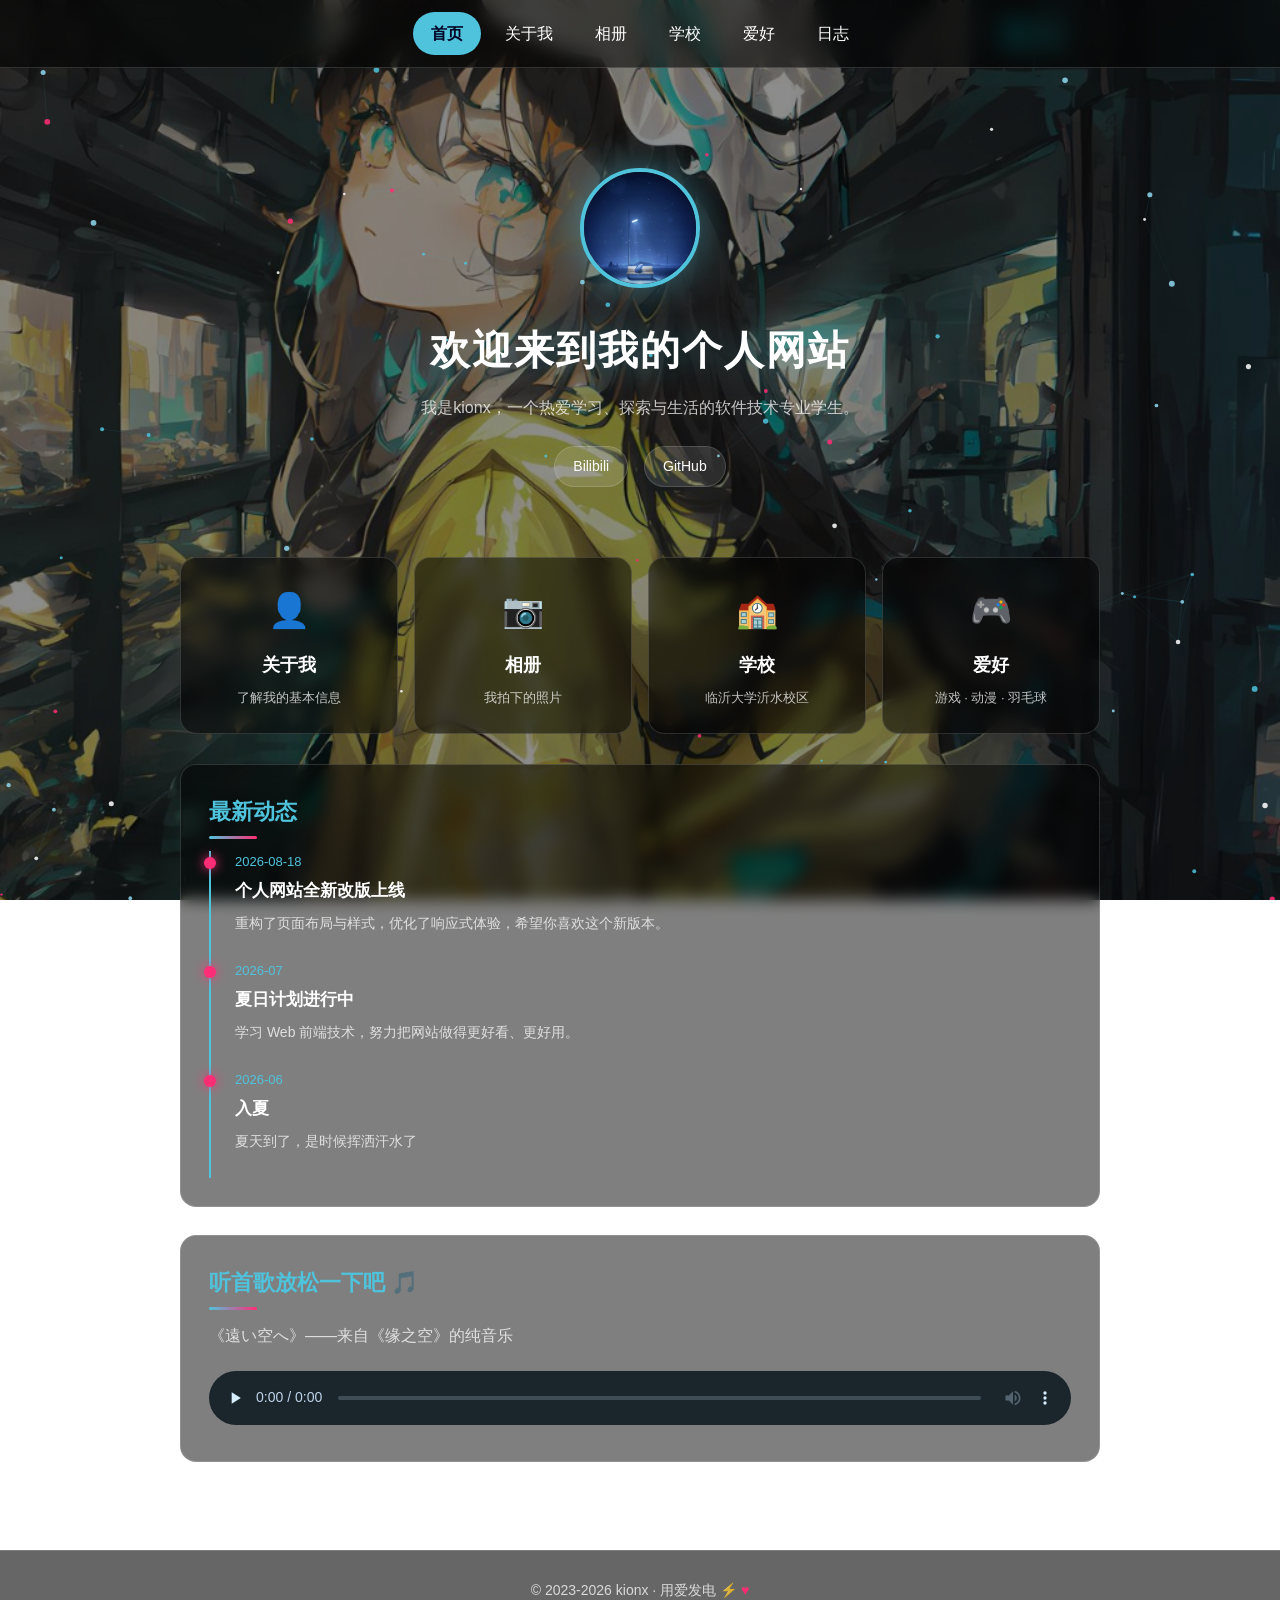
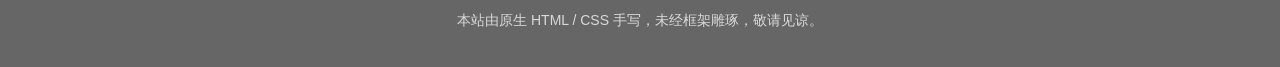
<file: index.html>
<!DOCTYPE html>
<html lang="zh-CN">
<head>
    <meta charset="UTF-8">
    <meta name="viewport" content="width=device-width, initial-scale=1.0">
    <title>kionx的个人网站</title>
    <link href="1.css" rel="stylesheet" type="text/css">
</head>
<body>
    <div class="bg"></div>

    <canvas id="particles"></canvas>

    <header>
        <nav>
            <ul>
                <li><a href="./index.html" class="active">首页</a></li>
                <li><a href="./about.html">关于我</a></li>
                <li><a href="./myAlbum.html">相册</a></li>
                <li><a href="./myIdol.html">学校</a></li>
                <li><a href="./myMusic.html">爱好</a></li>
                <li><a href="./myLog.html">日志</a></li>
            </ul>
        </nav>
    </header>

    <main>
        <section class="hero">
            <img class="avatar" src="images/gerenjiashao1.avif" alt="我的头像">
            <h1>欢迎来到我的个人网站</h1>
            <p class="subtitle">我是kionx，一个热爱学习、探索与生活的软件技术专业学生。</p>
            <div class="social-links">
                <a href="#" title="Bilibili">Bilibili</a>
                <a href="https://github.com/2104672305" title="GitHub">GitHub</a>
            </div>
        </section>

        <section class="quick-grid">
            <a class="quick-card" href="./about.html">
                <div class="icon">👤</div>
                <div class="name">关于我</div>
                <div class="desc">了解我的基本信息</div>
            </a>
            <a class="quick-card" href="./myAlbum.html">
                <div class="icon">📷</div>
                <div class="name">相册</div>
                <div class="desc">我拍下的照片</div>
            </a>
            <a class="quick-card" href="./myIdol.html">
                <div class="icon">🏫</div>
                <div class="name">学校</div>
                <div class="desc">临沂大学沂水校区</div>
            </a>
            <a class="quick-card" href="./myMusic.html">
                <div class="icon">🎮</div>
                <div class="name">爱好</div>
                <div class="desc">游戏 · 动漫 · 羽毛球</div>
            </a>
        </section>

        <section class="card">
            <h2>最新动态</h2>
            <ul class="timeline">
                <li>
                    <div class="date">2026-08-18</div>
                    <div class="title">个人网站全新改版上线</div>
                    <div class="content">重构了页面布局与样式，优化了响应式体验，希望你喜欢这个新版本。</div>
                </li>
                <li>
                    <div class="date">2026-07</div>
                    <div class="title">夏日计划进行中</div>
                    <div class="content">学习 Web 前端技术，努力把网站做得更好看、更好用。</div>
                </li>
                <li>
                    <div class="date">2026-06</div>
                    <div class="title">入夏</div>
                    <div class="content">夏天到了，是时候挥洒汗水了</div>
                </li>
            </ul>
        </section>

        <section class="card music-card">
            <h2>听首歌放松一下吧 🎵</h2>
            <p>《遠い空へ》——来自《缘之空》的纯音乐</p>
            <audio controls preload="none">
                <source src="音频/【缘の空】遠い空へ-纯音乐 - 1.「ヨスガノソラ」 - 遠い空へ(Av540169084,P1).mp3" type="audio/mpeg">
                你的浏览器不支持播放音频！
            </audio>
        </section>
    </main>

    <footer>
        <p>© 2023-2026 kionx · 用爱发电 ⚡ <span class="heart">♥</span></p>
        <p>本站由原生 HTML / CSS 手写，未经框架雕琢，敬请见谅。</p>
    </footer>

    <button id="backTop" title="回到顶部">↑</button>

    <script src="particles.js"></script>
    <script>
        var btn = document.getElementById("backTop");
        window.addEventListener("scroll", function () {
            if (window.scrollY > 400) {
                btn.classList.add("show");
            } else {
                btn.classList.remove("show");
            }
        });
        btn.addEventListener("click", function () {
            window.scrollTo({ top: 0, behavior: "smooth" });
        });
    </script>
</body>
</html>
</file>
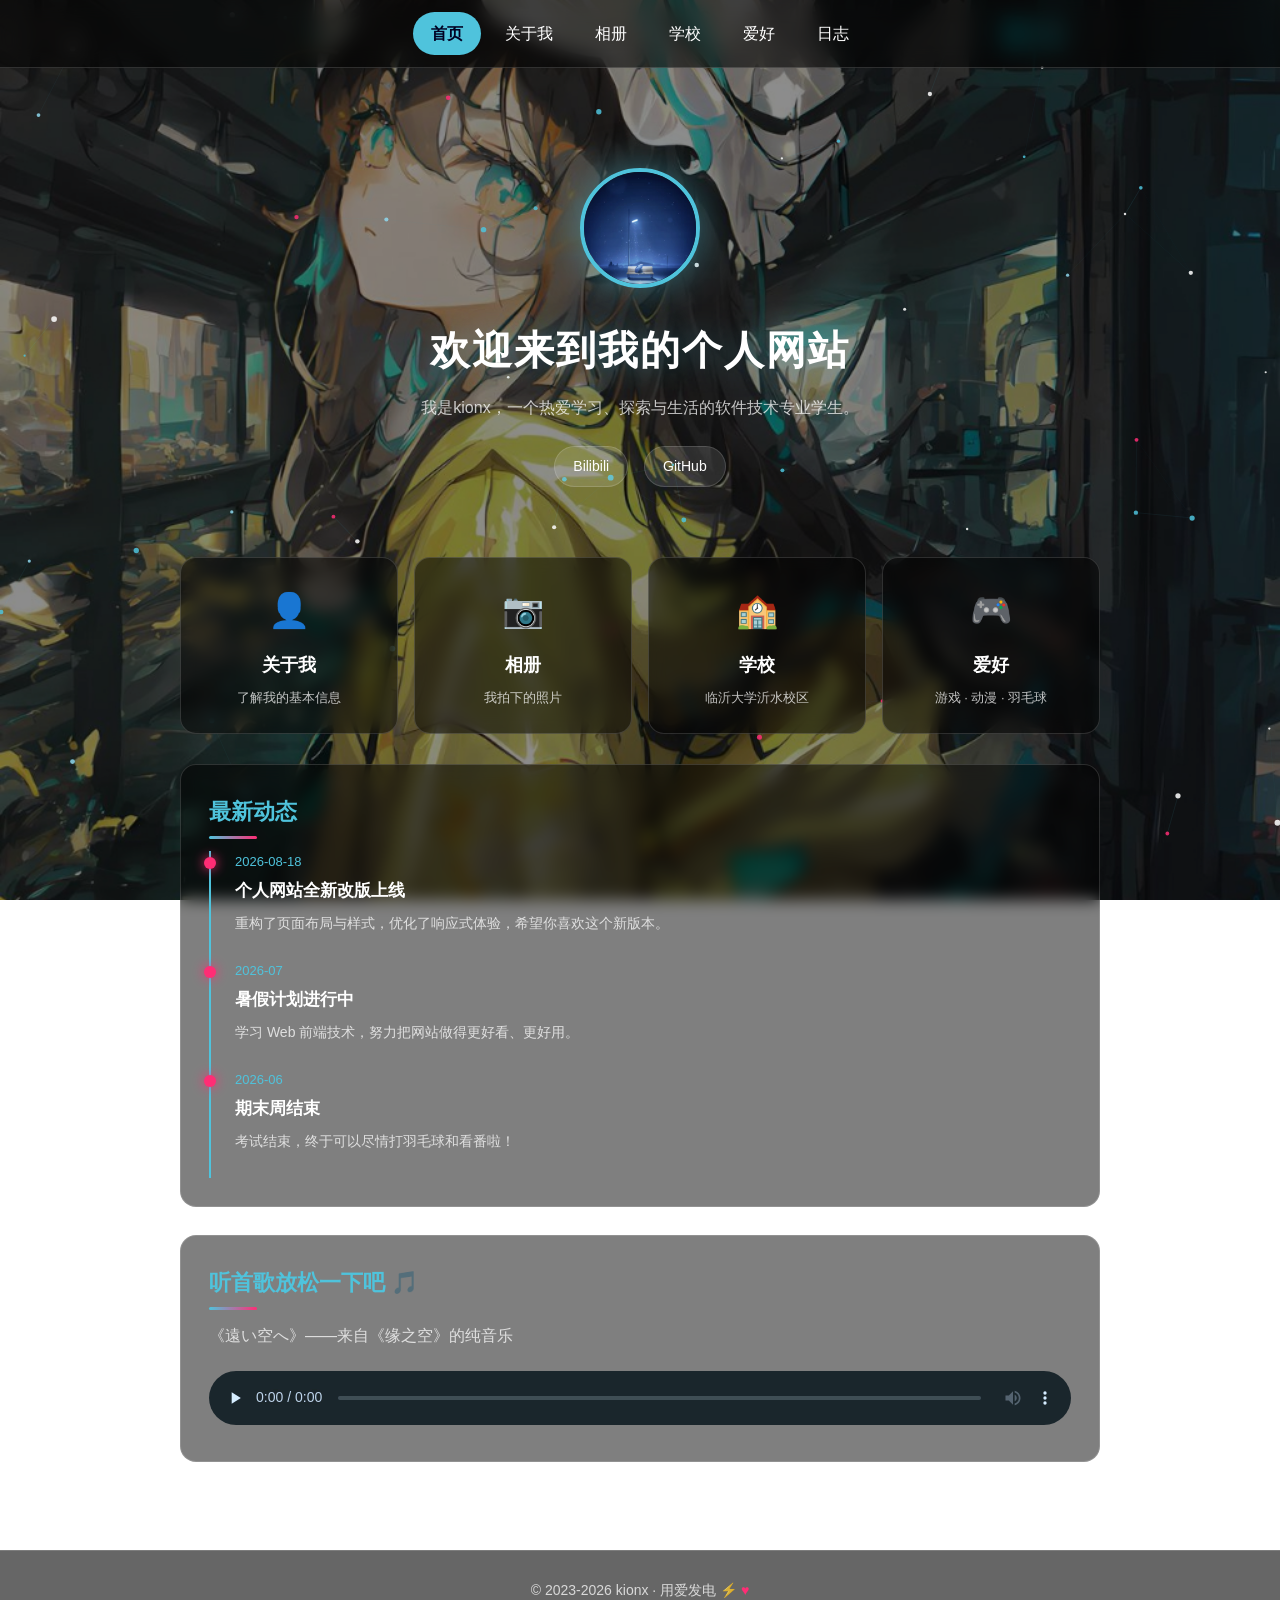
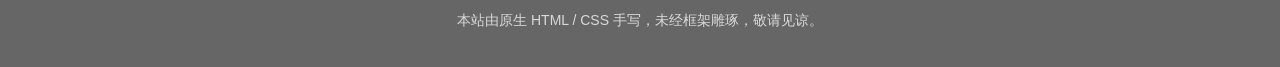
<file: Kionx的个人/index.html>
<!DOCTYPE html>
<html lang="zh-CN">
<head>
    <meta charset="UTF-8">
    <meta name="viewport" content="width=device-width, initial-scale=1.0">
    <title>kionx的个人网站</title>
    <link href="1.css" rel="stylesheet" type="text/css">
</head>
<body>
    <div class="bg"></div>

    <canvas id="particles"></canvas>

    <header>
        <nav>
            <ul>
                <li><a href="./index.html" class="active">首页</a></li>
                <li><a href="./about.html">关于我</a></li>
                <li><a href="./myAlbum.html">相册</a></li>
                <li><a href="./myIdol.html">学校</a></li>
                <li><a href="./myMusic.html">爱好</a></li>
                <li><a href="./myLog.html">日志</a></li>
            </ul>
        </nav>
    </header>

    <main>
        <section class="hero">
            <img class="avatar" src="images/gerenjiashao1.avif" alt="我的头像">
            <h1>欢迎来到我的个人网站</h1>
            <p class="subtitle">我是kionx，一个热爱学习、探索与生活的软件技术专业学生。</p>
            <div class="social-links">
                <a href="#" title="Bilibili">Bilibili</a>
                <a href="#" title="GitHub">GitHub</a>
            </div>
        </section>

        <section class="quick-grid">
            <a class="quick-card" href="./about.html">
                <div class="icon">👤</div>
                <div class="name">关于我</div>
                <div class="desc">了解我的基本信息</div>
            </a>
            <a class="quick-card" href="./myAlbum.html">
                <div class="icon">📷</div>
                <div class="name">相册</div>
                <div class="desc">我拍下的照片</div>
            </a>
            <a class="quick-card" href="./myIdol.html">
                <div class="icon">🏫</div>
                <div class="name">学校</div>
                <div class="desc">临沂大学沂水校区</div>
            </a>
            <a class="quick-card" href="./myMusic.html">
                <div class="icon">🎮</div>
                <div class="name">爱好</div>
                <div class="desc">游戏 · 动漫 · 羽毛球</div>
            </a>
        </section>

        <section class="card">
            <h2>最新动态</h2>
            <ul class="timeline">
                <li>
                    <div class="date">2026-08-18</div>
                    <div class="title">个人网站全新改版上线</div>
                    <div class="content">重构了页面布局与样式，优化了响应式体验，希望你喜欢这个新版本。</div>
                </li>
                <li>
                    <div class="date">2026-07</div>
                    <div class="title">暑假计划进行中</div>
                    <div class="content">学习 Web 前端技术，努力把网站做得更好看、更好用。</div>
                </li>
                <li>
                    <div class="date">2026-06</div>
                    <div class="title">期末周结束</div>
                    <div class="content">考试结束，终于可以尽情打羽毛球和看番啦！</div>
                </li>
            </ul>
        </section>

        <section class="card music-card">
            <h2>听首歌放松一下吧 🎵</h2>
            <p>《遠い空へ》——来自《缘之空》的纯音乐</p>
            <audio controls preload="none">
                <source src="音频/【缘の空】遠い空へ-纯音乐 - 1.「ヨスガノソラ」 - 遠い空へ(Av540169084,P1).mp3" type="audio/mpeg">
                你的浏览器不支持播放音频！
            </audio>
        </section>
    </main>

    <footer>
        <p>© 2023-2026 kionx · 用爱发电 ⚡ <span class="heart">♥</span></p>
        <p>本站由原生 HTML / CSS 手写，未经框架雕琢，敬请见谅。</p>
    </footer>

    <button id="backTop" title="回到顶部">↑</button>

    <script src="particles.js"></script>
    <script>
        var btn = document.getElementById("backTop");
        window.addEventListener("scroll", function () {
            if (window.scrollY > 400) {
                btn.classList.add("show");
            } else {
                btn.classList.remove("show");
            }
        });
        btn.addEventListener("click", function () {
            window.scrollTo({ top: 0, behavior: "smooth" });
        });
    </script>
</body>
</html>
</file>
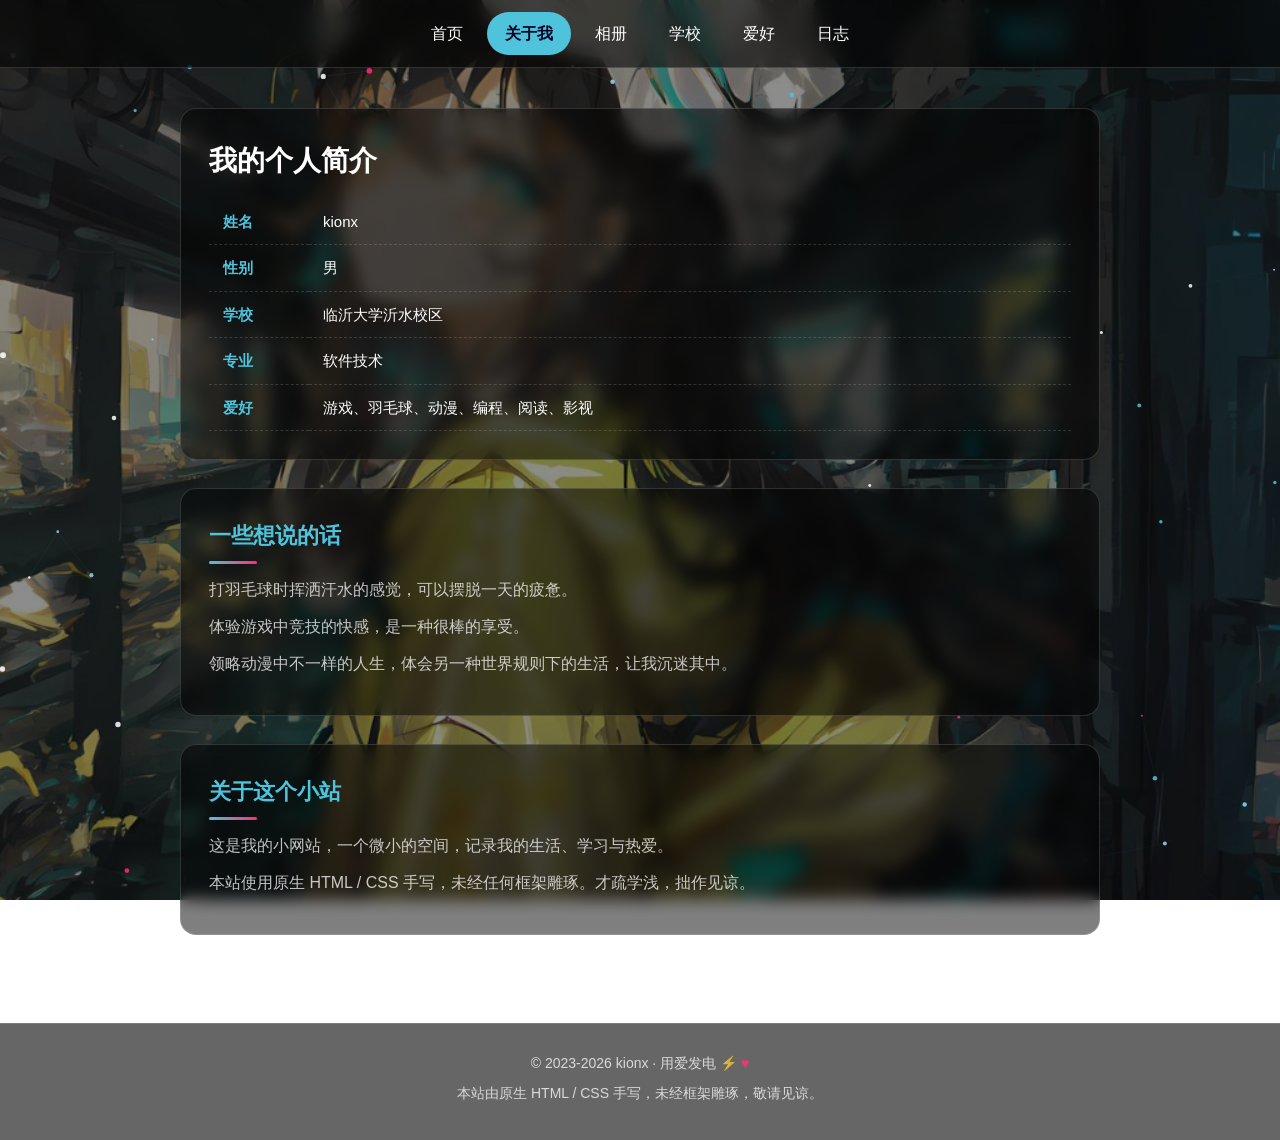
<file: about.html>
<!DOCTYPE html>
<html lang="zh-CN">
<head>
    <meta charset="UTF-8">
    <meta name="viewport" content="width=device-width, initial-scale=1.0">
    <title>关于我 - kionx的个人网站</title>
    <link href="1.css" rel="stylesheet" type="text/css">
</head>
<body>
    <div class="bg"></div>

    <canvas id="particles"></canvas>

    <header>
        <nav>
            <ul>
                <li><a href="./index.html">首页</a></li>
                <li><a href="./about.html" class="active">关于我</a></li>
                <li><a href="./myAlbum.html">相册</a></li>
                <li><a href="./myIdol.html">学校</a></li>
                <li><a href="./myMusic.html">爱好</a></li>
                <li><a href="./myLog.html">日志</a></li>
            </ul>
        </nav>
    </header>

    <main>
        <section class="card">
            <h1>我的个人简介</h1>
            <table class="info-table">
                <tr><td>姓名</td><td>kionx</td></tr>
                <tr><td>性别</td><td>男</td></tr>
                <tr><td>学校</td><td>临沂大学沂水校区</td></tr>
                <tr><td>专业</td><td>软件技术</td></tr>
                <tr><td>爱好</td><td>游戏、羽毛球、动漫、编程、阅读、影视</td></tr>
            </table>
        </section>

        <section class="card">
            <h2>一些想说的话</h2>
            <p>打羽毛球时挥洒汗水的感觉，可以摆脱一天的疲惫。</p>
            <p>体验游戏中竞技的快感，是一种很棒的享受。</p>
            <p>领略动漫中不一样的人生，体会另一种世界规则下的生活，让我沉迷其中。</p>
        </section>

        <section class="card">
            <h2>关于这个小站</h2>
            <p>这是我的小网站，一个微小的空间，记录我的生活、学习与热爱。</p>
            <p>本站使用原生 HTML / CSS 手写，未经任何框架雕琢。才疏学浅，拙作见谅。</p>
        </section>
    </main>

    <footer>
        <p>© 2023-2026 kionx · 用爱发电 ⚡ <span class="heart">♥</span></p>
        <p>本站由原生 HTML / CSS 手写，未经框架雕琢，敬请见谅。</p>
    </footer>

    <button id="backTop" title="回到顶部">↑</button>

    <script src="particles.js"></script>
    <script>
        var btn = document.getElementById("backTop");
        window.addEventListener("scroll", function () {
            if (window.scrollY > 400) {
                btn.classList.add("show");
            } else {
                btn.classList.remove("show");
            }
        });
        btn.addEventListener("click", function () {
            window.scrollTo({ top: 0, behavior: "smooth" });
        });
    </script>
</body>
</html>
</file>
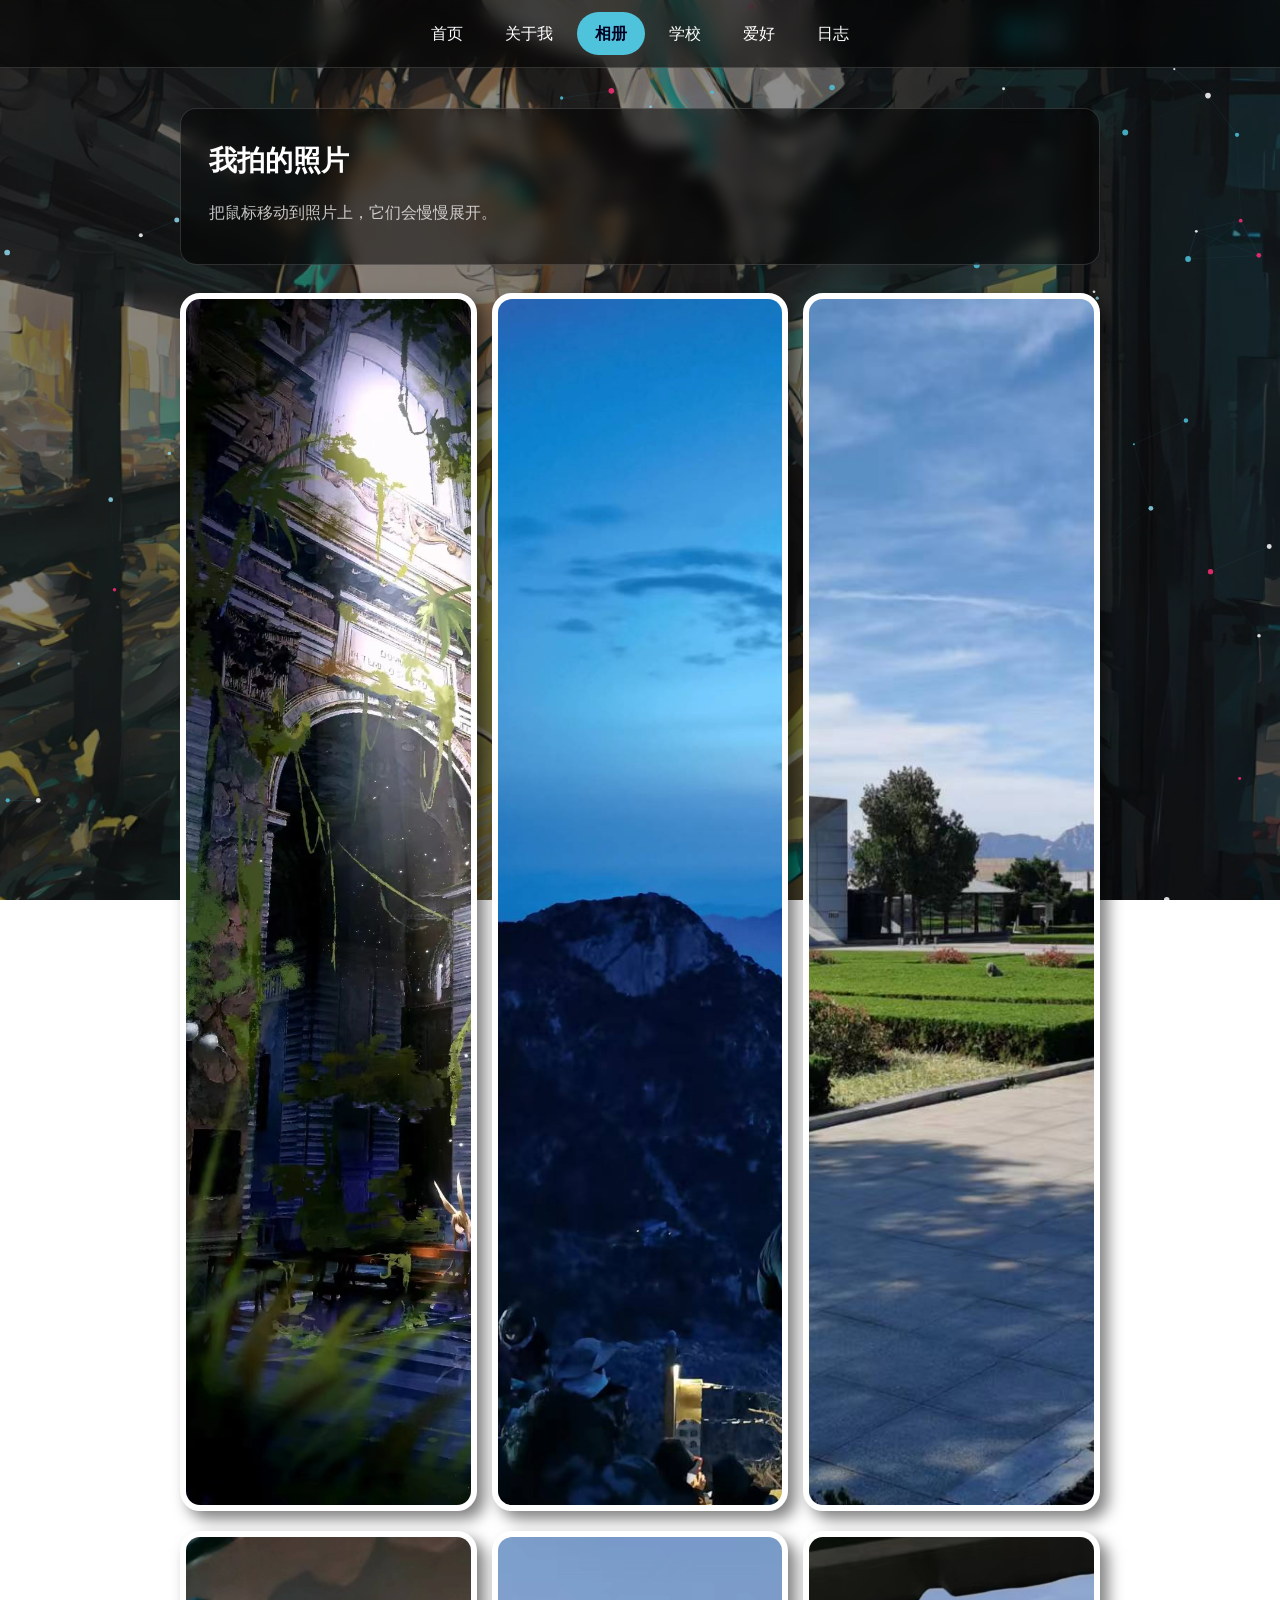
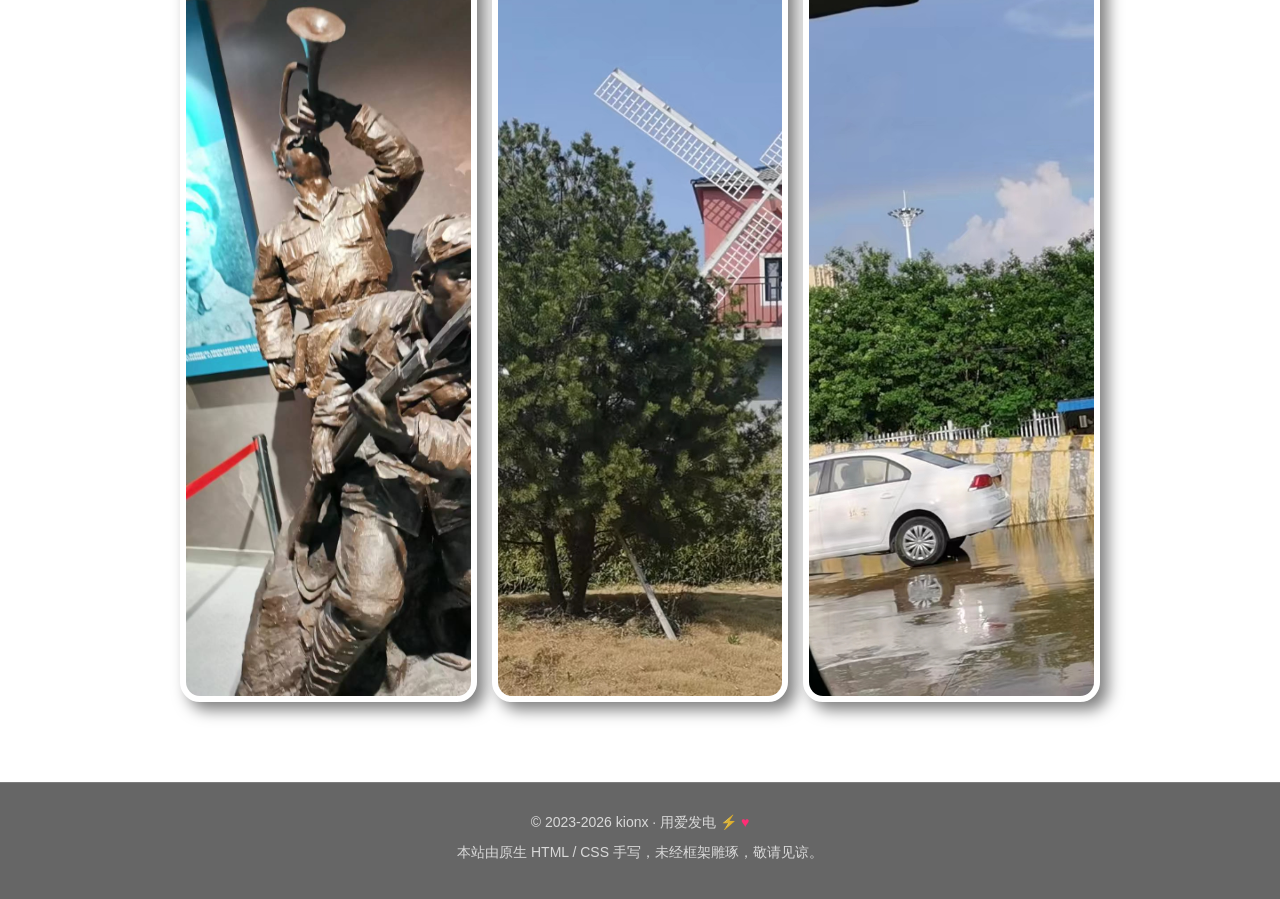
<file: myAlbum.html>
<!DOCTYPE html>
<html lang="zh-CN">
<head>
    <meta charset="UTF-8">
    <meta name="viewport" content="width=device-width, initial-scale=1.0">
    <title>相册 - kionx的个人网站</title>
    <link href="1.css" rel="stylesheet" type="text/css">
</head>
<body>
    <div class="bg"></div>

    <canvas id="particles"></canvas>

    <header>
        <nav>
            <ul>
                <li><a href="./index.html">首页</a></li>
                <li><a href="./about.html">关于我</a></li>
                <li><a href="./myAlbum.html" class="active">相册</a></li>
                <li><a href="./myIdol.html">学校</a></li>
                <li><a href="./myMusic.html">爱好</a></li>
                <li><a href="./myLog.html">日志</a></li>
            </ul>
        </nav>
    </header>

    <main>
        <section class="card">
            <h1>我拍的照片</h1>
            <p>把鼠标移动到照片上，它们会慢慢展开。</p>
        </section>

        <div class="photos-main">
            <div class="photo"><img src="images/我的相册/1.jpg" alt="照片 1"></div>
            <div class="photo"><img src="images/我的相册/2.jpg" alt="照片 2"></div>
            <div class="photo"><img src="images/我的相册/3.jpg" alt="照片 3"></div>
        </div>
        <div class="photos-main">
            <div class="photo"><img src="images/我的相册/4.jpg" alt="照片 4"></div>
            <div class="photo"><img src="images/我的相册/5.jpg" alt="照片 5"></div>
            <div class="photo"><img src="images/我的相册/6.jpg" alt="照片 6"></div>
        </div>
    </main>

    <footer>
        <p>© 2023-2026 kionx · 用爱发电 ⚡ <span class="heart">♥</span></p>
        <p>本站由原生 HTML / CSS 手写，未经框架雕琢，敬请见谅。</p>
    </footer>

    <button id="backTop" title="回到顶部">↑</button>

    <script src="particles.js"></script>
    <script>
        var btn = document.getElementById("backTop");
        window.addEventListener("scroll", function () {
            if (window.scrollY > 400) {
                btn.classList.add("show");
            } else {
                btn.classList.remove("show");
            }
        });
        btn.addEventListener("click", function () {
            window.scrollTo({ top: 0, behavior: "smooth" });
        });
    </script>
</body>
</html>
</file>
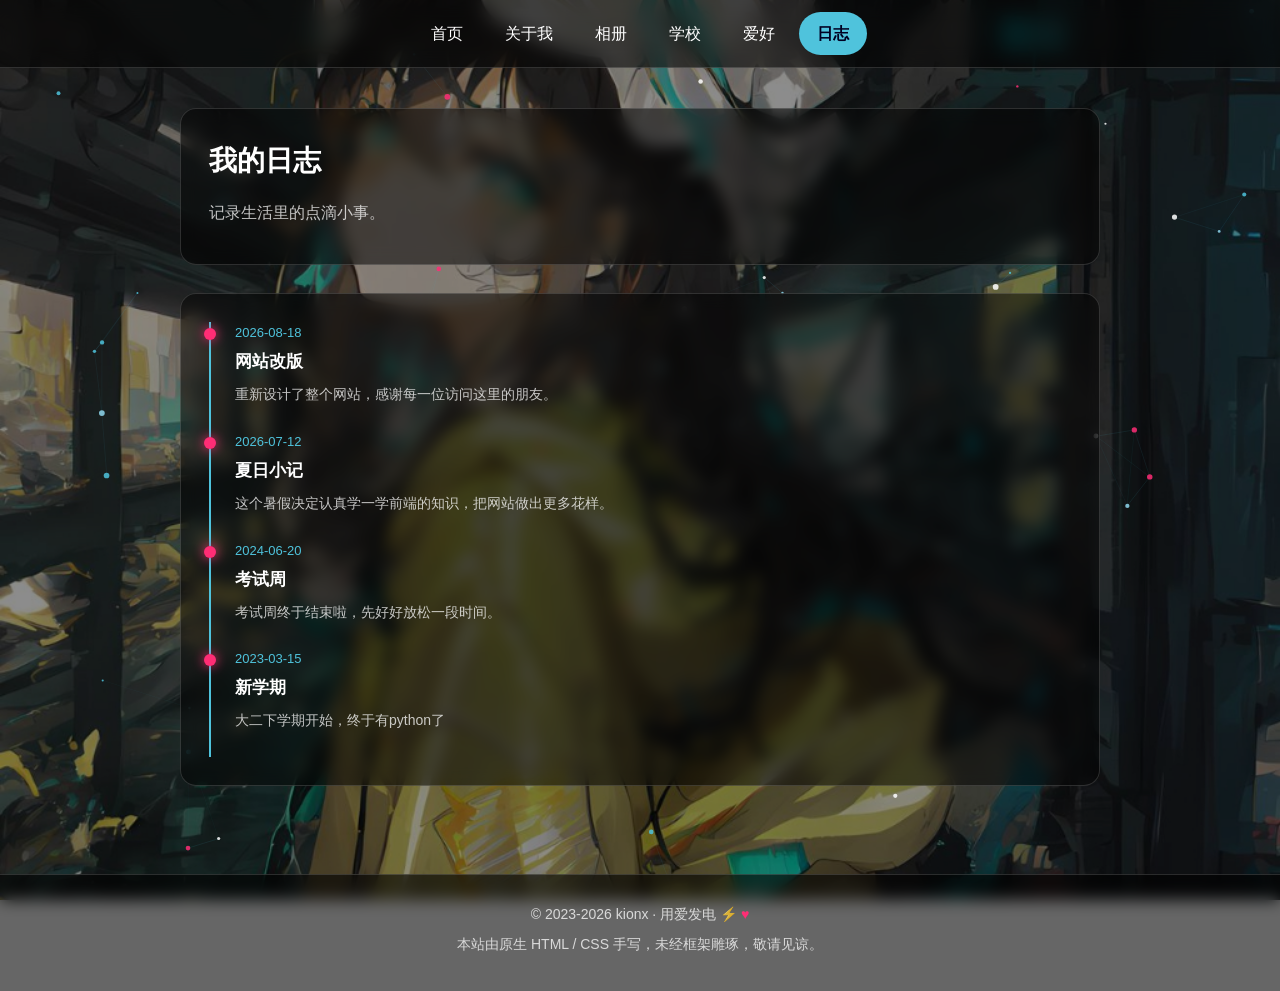
<file: myLog.html>
<!DOCTYPE html>
<html lang="zh-CN">
<head>
    <meta charset="UTF-8">
    <meta name="viewport" content="width=device-width, initial-scale=1.0">
    <title>日志 - kionx的个人网站</title>
    <link href="1.css" rel="stylesheet" type="text/css">
</head>
<body>
    <div class="bg"></div>

    <canvas id="particles"></canvas>

    <header>
        <nav>
            <ul>
                <li><a href="./index.html">首页</a></li>
                <li><a href="./about.html">关于我</a></li>
                <li><a href="./myAlbum.html">相册</a></li>
                <li><a href="./myIdol.html">学校</a></li>
                <li><a href="./myMusic.html">爱好</a></li>
                <li><a href="./myLog.html" class="active">日志</a></li>
            </ul>
        </nav>
    </header>

    <main>
        <section class="card">
            <h1>我的日志</h1>
            <p>记录生活里的点滴小事。</p>
        </section>

        <section class="card">
            <ul class="timeline">
                <li>
                    <div class="date">2026-08-18</div>
                    <div class="title">网站改版</div>
                    <div class="content">重新设计了整个网站，感谢每一位访问这里的朋友。</div>
                </li>
                <li>
                    <div class="date">2026-07-12</div>
                    <div class="title">夏日小记</div>
                    <div class="content">这个暑假决定认真学一学前端的知识，把网站做出更多花样。</div>
                </li>
                <li>
                    <div class="date">2024-06-20</div>
                    <div class="title">考试周</div>
                    <div class="content">考试周终于结束啦，先好好放松一段时间。</div>
                </li>
                <li>
                    <div class="date">2023-03-15</div>
                    <div class="title">新学期</div>
                    <div class="content">大二下学期开始，终于有python了</div>
                </li>
            </ul>
        </section>
    </main>

    <footer>
        <p>© 2023-2026 kionx · 用爱发电 ⚡ <span class="heart">♥</span></p>
        <p>本站由原生 HTML / CSS 手写，未经框架雕琢，敬请见谅。</p>
    </footer>

    <button id="backTop" title="回到顶部">↑</button>

    <script src="particles.js"></script>
    <script>
        var btn = document.getElementById("backTop");
        window.addEventListener("scroll", function () {
            if (window.scrollY > 400) {
                btn.classList.add("show");
            } else {
                btn.classList.remove("show");
            }
        });
        btn.addEventListener("click", function () {
            window.scrollTo({ top: 0, behavior: "smooth" });
        });
    </script>
</body>
</html>
</file>
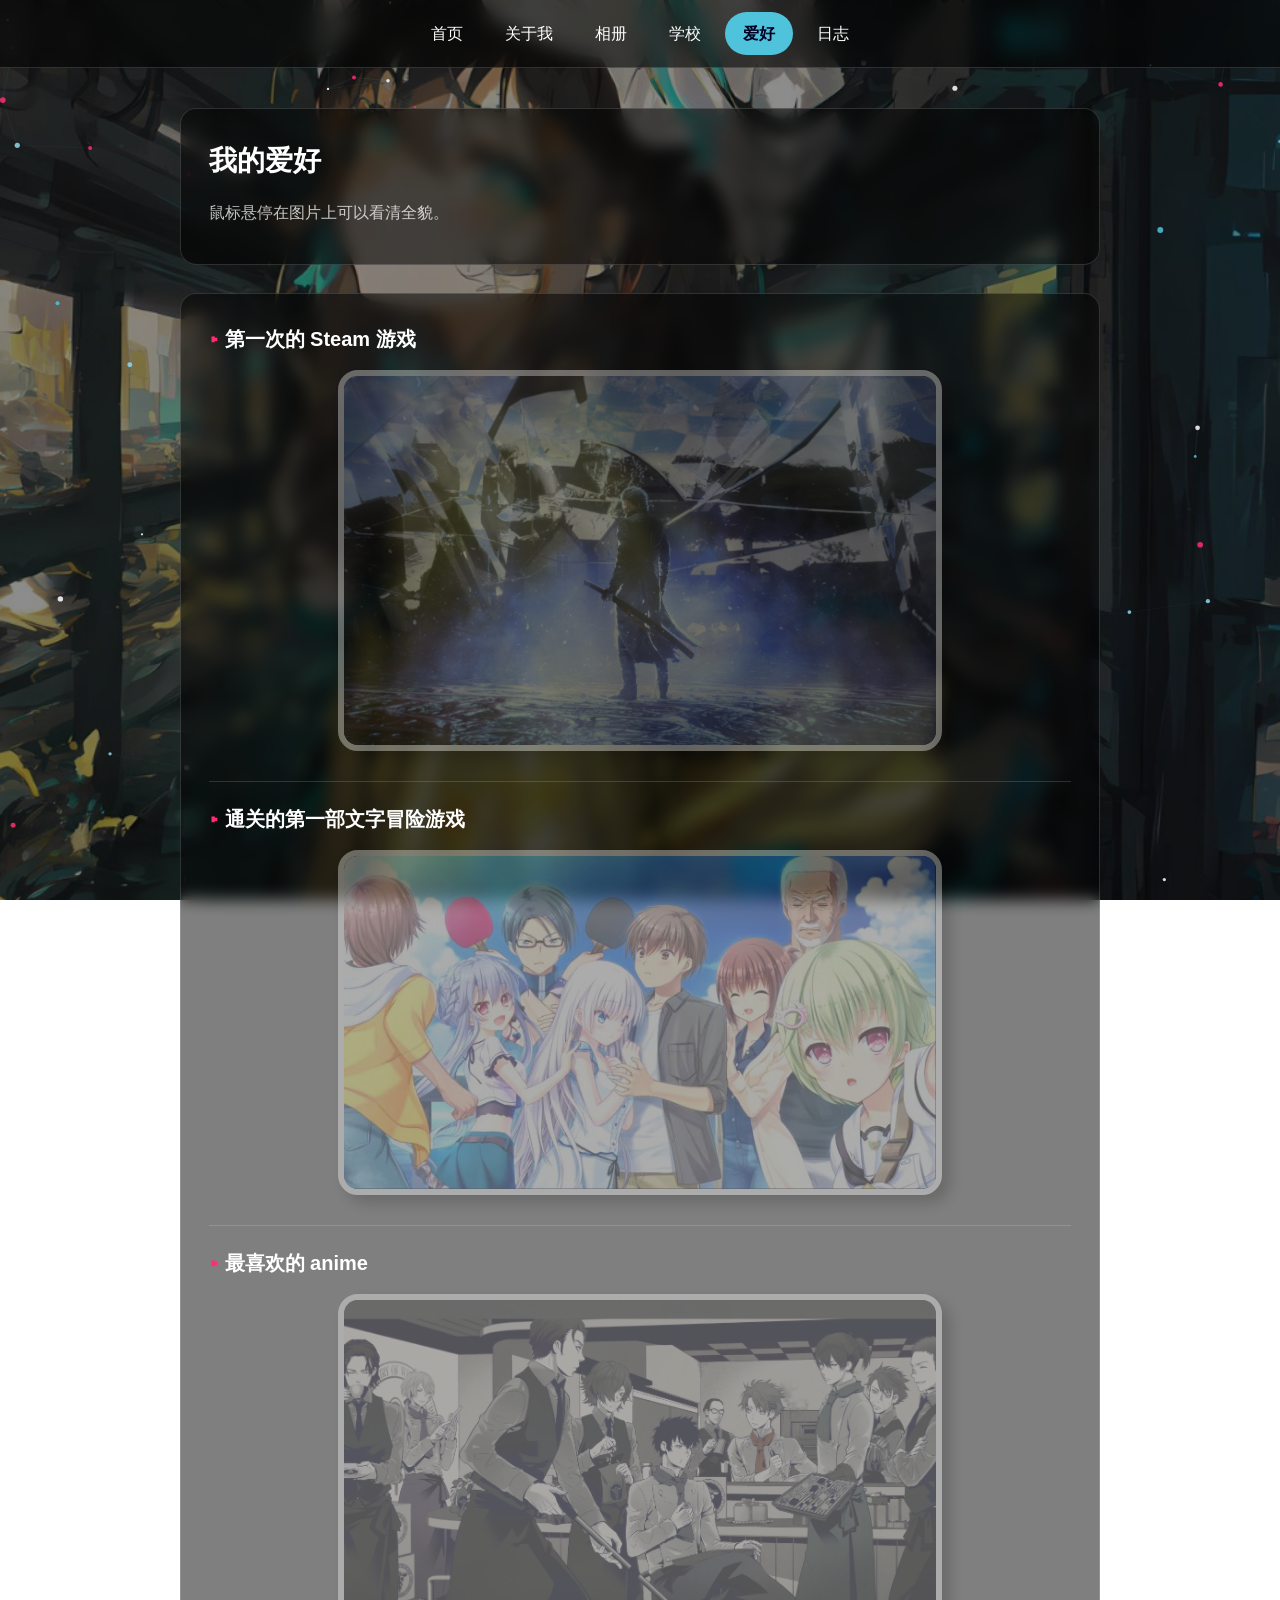
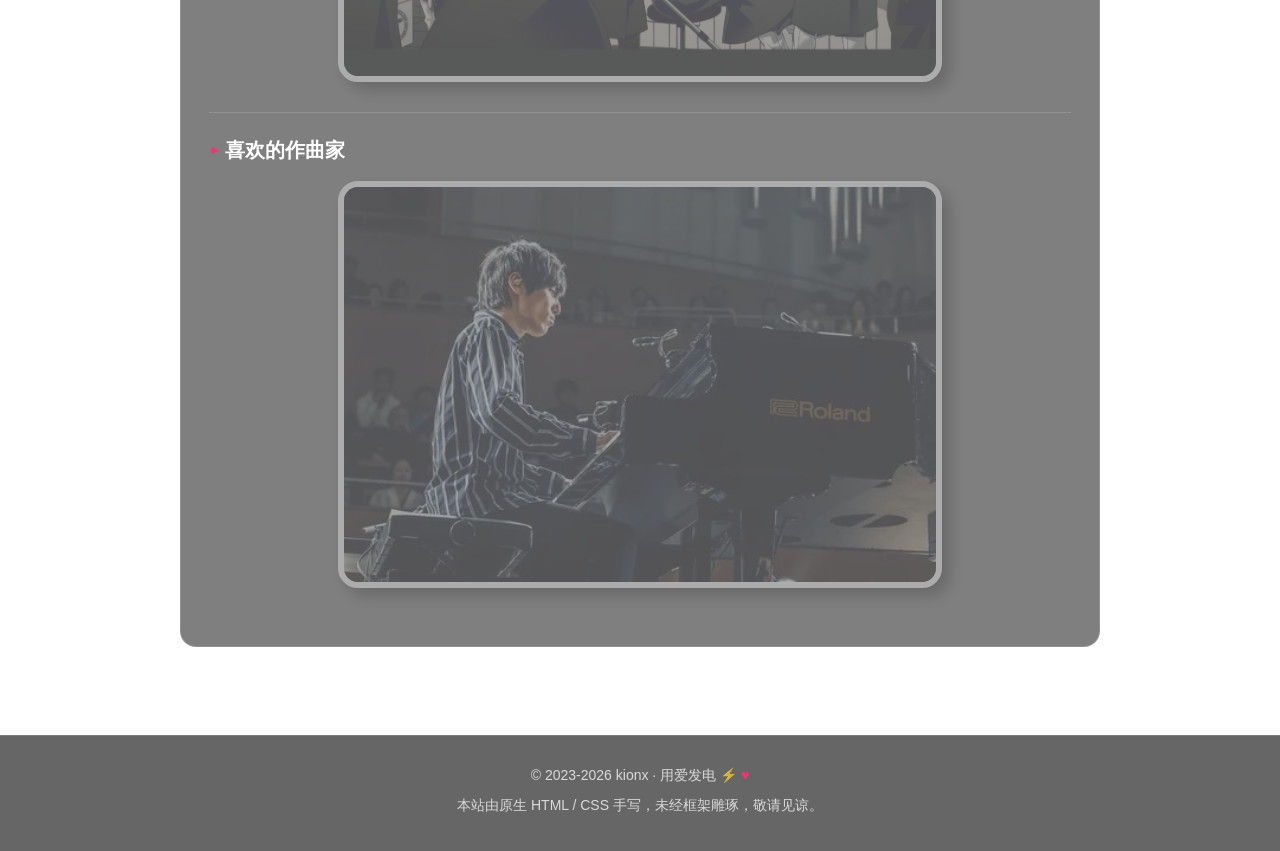
<file: myMusic.html>
<!DOCTYPE html>
<html lang="zh-CN">
<head>
    <meta charset="UTF-8">
    <meta name="viewport" content="width=device-width, initial-scale=1.0">
    <title>爱好 - kionx的个人网站</title>
    <link href="1.css" rel="stylesheet" type="text/css">
</head>
<body>
    <div class="bg"></div>

    <canvas id="particles"></canvas>

    <header>
        <nav>
            <ul>
                <li><a href="./index.html">首页</a></li>
                <li><a href="./about.html">关于我</a></li>
                <li><a href="./myAlbum.html">相册</a></li>
                <li><a href="./myIdol.html">学校</a></li>
                <li><a href="./myMusic.html" class="active">爱好</a></li>
                <li><a href="./myLog.html">日志</a></li>
            </ul>
        </nav>
    </header>

    <main>
        <section class="card">
            <h1>我的爱好</h1>
            <p>鼠标悬停在图片上可以看清全貌。</p>
        </section>

        <section class="card">
            <div class="hobby-item">
                <h3>第一次的 Steam 游戏</h3>
                <img src="images/我的爱好/2.jpg" alt="第一次的 Steam 游戏">
            </div>
            <hr>
            <div class="hobby-item">
                <h3>通关的第一部文字冒险游戏</h3>
                <img src="images/我的爱好/1.jpg" alt="第一部文字冒险游戏">
            </div>
            <hr>
            <div class="hobby-item">
                <h3>最喜欢的 anime</h3>
                <img src="images/我的爱好/3.webp" alt="最喜欢的 anime">
            </div>
            <hr>
            <div class="hobby-item">
                <h3>喜欢的作曲家</h3>
                <img src="images/我的爱好/4.webp" alt="喜欢的作曲家">
            </div>
        </section>
    </main>

    <footer>
        <p>© 2023-2026 kionx · 用爱发电 ⚡ <span class="heart">♥</span></p>
        <p>本站由原生 HTML / CSS 手写，未经框架雕琢，敬请见谅。</p>
    </footer>

    <button id="backTop" title="回到顶部">↑</button>

    <script src="particles.js"></script>
    <script>
        var btn = document.getElementById("backTop");
        window.addEventListener("scroll", function () {
            if (window.scrollY > 400) {
                btn.classList.add("show");
            } else {
                btn.classList.remove("show");
            }
        });
        btn.addEventListener("click", function () {
            window.scrollTo({ top: 0, behavior: "smooth" });
        });
    </script>
</body>
</html>
</file>
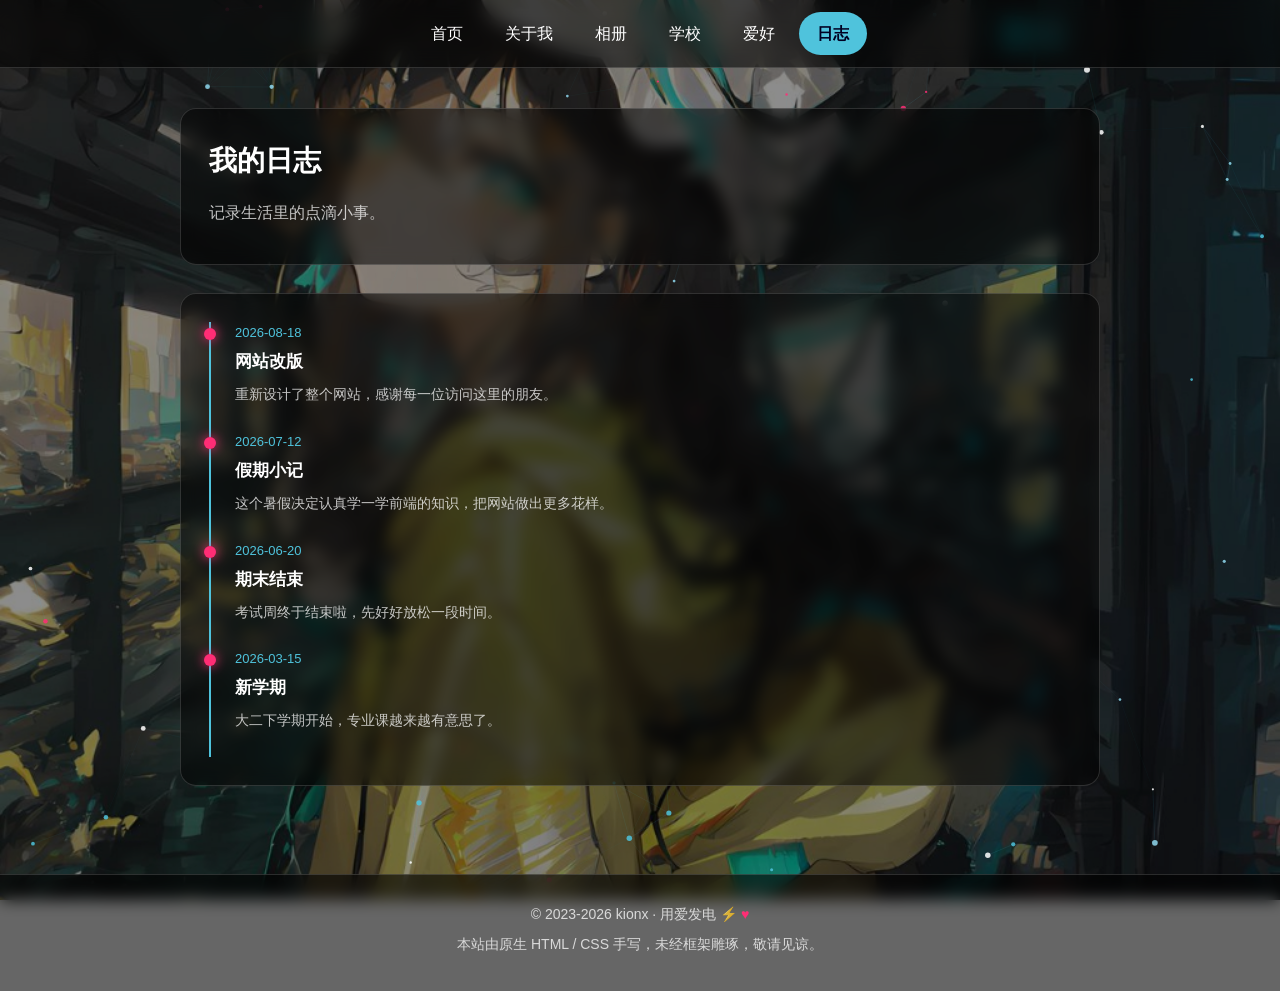
<file: Kionx的个人/myLog.html>
<!DOCTYPE html>
<html lang="zh-CN">
<head>
    <meta charset="UTF-8">
    <meta name="viewport" content="width=device-width, initial-scale=1.0">
    <title>日志 - kionx的个人网站</title>
    <link href="1.css" rel="stylesheet" type="text/css">
</head>
<body>
    <div class="bg"></div>

    <canvas id="particles"></canvas>

    <header>
        <nav>
            <ul>
                <li><a href="./index.html">首页</a></li>
                <li><a href="./about.html">关于我</a></li>
                <li><a href="./myAlbum.html">相册</a></li>
                <li><a href="./myIdol.html">学校</a></li>
                <li><a href="./myMusic.html">爱好</a></li>
                <li><a href="./myLog.html" class="active">日志</a></li>
            </ul>
        </nav>
    </header>

    <main>
        <section class="card">
            <h1>我的日志</h1>
            <p>记录生活里的点滴小事。</p>
        </section>

        <section class="card">
            <ul class="timeline">
                <li>
                    <div class="date">2026-08-18</div>
                    <div class="title">网站改版</div>
                    <div class="content">重新设计了整个网站，感谢每一位访问这里的朋友。</div>
                </li>
                <li>
                    <div class="date">2026-07-12</div>
                    <div class="title">假期小记</div>
                    <div class="content">这个暑假决定认真学一学前端的知识，把网站做出更多花样。</div>
                </li>
                <li>
                    <div class="date">2026-06-20</div>
                    <div class="title">期末结束</div>
                    <div class="content">考试周终于结束啦，先好好放松一段时间。</div>
                </li>
                <li>
                    <div class="date">2026-03-15</div>
                    <div class="title">新学期</div>
                    <div class="content">大二下学期开始，专业课越来越有意思了。</div>
                </li>
            </ul>
        </section>
    </main>

    <footer>
        <p>© 2023-2026 kionx · 用爱发电 ⚡ <span class="heart">♥</span></p>
        <p>本站由原生 HTML / CSS 手写，未经框架雕琢，敬请见谅。</p>
    </footer>

    <button id="backTop" title="回到顶部">↑</button>

    <script src="particles.js"></script>
    <script>
        var btn = document.getElementById("backTop");
        window.addEventListener("scroll", function () {
            if (window.scrollY > 400) {
                btn.classList.add("show");
            } else {
                btn.classList.remove("show");
            }
        });
        btn.addEventListener("click", function () {
            window.scrollTo({ top: 0, behavior: "smooth" });
        });
    </script>
</body>
</html>
</file>
<file: 1.css>
:root {
  --primary: #4fc3dc;
  --accent: #ff2d75;
  --text: #fff;
  --text-dim: rgba(255, 255, 255, 0.75);
  --glass: rgba(0, 0, 0, 0.5);
  --glass-strong: rgba(0, 0, 0, 0.65);
  --border: rgba(255, 255, 255, 0.15);
  --radius: 16px;
}

* {
  margin: 0;
  padding: 0;
  box-sizing: border-box;
  cursor: url("images/cursor.png"), auto;
}

html {
  scroll-behavior: smooth;
}

body {
  min-height: 100vh;
  font-family: "Microsoft YaHei", "PingFang SC", "Hiragino Sans GB", "Segoe UI", Arial, sans-serif;
  color: var(--text);
  line-height: 1.7;
  animation: fadeIn ease 0.8s;
}

@keyframes fadeIn {
  from { opacity: 0; }
  to   { opacity: 1; }
}

/* ---------- 背景 & 粒子网络 ---------- */
.bg {
  position: fixed;
  inset: 0;
  z-index: -2;
  background-image: url("images/2.jpg");
  background-repeat: no-repeat;
  background-size: cover;
  background-position: center;
  background-attachment: fixed;
}

.bg::after {
  content: "";
  position: absolute;
  inset: 0;
  background: rgba(0, 0, 0, 0.45);
}

#particles {
  position: fixed;
  inset: 0;
  z-index: -1;
  display: block;
  pointer-events: none;
}

/* ---------- 导航栏 ---------- */
header {
  position: sticky;
  top: 0;
  z-index: 100;
  background: rgba(0, 0, 0, 0.55);
  backdrop-filter: blur(10px);
  -webkit-backdrop-filter: blur(10px);
  border-bottom: 1px solid var(--border);
}

nav ul {
  list-style: none;
  display: flex;
  justify-content: center;
  flex-wrap: wrap;
  gap: 6px;
  padding: 12px 16px;
  max-width: 1100px;
  margin: 0 auto;
}

nav ul li a {
  display: inline-block;
  text-decoration: none;
  color: var(--text);
  padding: 8px 18px;
  border-radius: 24px;
  transition: background 0.3s ease, color 0.3s ease, transform 0.2s ease;
}

nav ul li a:hover {
  background: rgba(255, 255, 255, 0.15);
  color: var(--primary);
  transform: translateY(-2px);
}

nav ul li a.active {
  background: var(--primary);
  color: #002;
  font-weight: 700;
}

/* ---------- 通用布局 ---------- */
main {
  max-width: 960px;
  margin: 0 auto;
  padding: 40px 20px 60px;
}

.card {
  background: var(--glass);
  backdrop-filter: blur(8px);
  -webkit-backdrop-filter: blur(8px);
  border: 1px solid var(--border);
  border-radius: var(--radius);
  padding: 28px;
  margin-bottom: 28px;
}

.card h1 {
  font-size: 28px;
  margin-bottom: 14px;
}

.card h2 {
  font-size: 22px;
  margin-bottom: 12px;
  color: var(--primary);
}

.card h2::after {
  content: "";
  display: block;
  width: 48px;
  height: 3px;
  margin-top: 6px;
  border-radius: 2px;
  background: linear-gradient(90deg, var(--primary), var(--accent));
}

.card p {
  color: var(--text-dim);
  margin-bottom: 10px;
}

hr {
  border: none;
  border-top: 1px solid var(--border);
  margin: 20px 0;
}

/* ---------- 首页 Hero ---------- */
.hero {
  text-align: center;
  padding: 60px 24px 40px;
}

.hero .avatar {
  width: 120px;
  height: 120px;
  border-radius: 50%;
  object-fit: cover;
  border: 4px solid var(--primary);
  box-shadow: 0 0 40px rgba(79, 195, 220, 0.5);
  margin-bottom: 20px;
  animation: float 3.5s ease-in-out infinite;
}

@keyframes float {
  0%, 100% { transform: translateY(0); }
  50%      { transform: translateY(-8px); }
}

.hero h1 {
  font-size: 40px;
  letter-spacing: 2px;
  margin-bottom: 10px;
  text-shadow: 0 0 30px rgba(79, 195, 220, 0.4);
}

.hero .subtitle {
  color: var(--text-dim);
  font-size: 16px;
  margin-bottom: 24px;
}

.social-links {
  display: flex;
  justify-content: center;
  gap: 16px;
  margin-top: 10px;
}

.social-links a {
  display: inline-flex;
  align-items: center;
  gap: 6px;
  text-decoration: none;
  color: var(--text);
  background: rgba(255, 255, 255, 0.12);
  border: 1px solid var(--border);
  border-radius: 24px;
  padding: 8px 18px;
  font-size: 14px;
  transition: background 0.3s ease, color 0.3s ease, transform 0.2s ease;
}

.social-links a:hover {
  background: var(--primary);
  color: #002;
  transform: translateY(-3px);
}

/* ---------- 快捷入口卡片 ---------- */
.quick-grid {
  display: grid;
  grid-template-columns: repeat(4, 1fr);
  gap: 16px;
  margin: 30px 0;
}

.quick-card {
  display: block;
  text-decoration: none;
  color: var(--text);
  background: var(--glass);
  backdrop-filter: blur(8px);
  -webkit-backdrop-filter: blur(8px);
  border: 1px solid var(--border);
  border-radius: var(--radius);
  padding: 24px 16px;
  text-align: center;
  transition: transform 0.3s ease, box-shadow 0.3s ease, border-color 0.3s ease;
}

.quick-card:hover {
  transform: translateY(-6px);
  border-color: var(--primary);
  box-shadow: 0 10px 30px rgba(79, 195, 220, 0.25);
}

.quick-card .icon {
  font-size: 34px;
  margin-bottom: 10px;
}

.quick-card .name {
  font-size: 18px;
  font-weight: 700;
  margin-bottom: 6px;
}

.quick-card .desc {
  font-size: 13px;
  color: var(--text-dim);
}

/* ---------- 动态 / 时间线 ---------- */
.timeline {
  list-style: none;
  padding: 0;
}

.timeline li {
  position: relative;
  padding: 0 0 24px 24px;
  border-left: 2px solid var(--primary);
}

.timeline li::before {
  content: "";
  position: absolute;
  left: -7px;
  top: 6px;
  width: 12px;
  height: 12px;
  border-radius: 50%;
  background: var(--accent);
  box-shadow: 0 0 12px var(--accent);
}

.timeline .date {
  font-size: 13px;
  color: var(--primary);
  margin-bottom: 4px;
}

.timeline .title {
  font-size: 17px;
  font-weight: 700;
  margin-bottom: 6px;
}

.timeline .content {
  font-size: 14px;
  color: var(--text-dim);
}

/* ---------- 相册 ---------- */
.photos-main {
  display: flex;
  gap: 15px;
  margin-bottom: 20px;
}

.photo {
  flex: 1;
  overflow: hidden;
  transition: flex 0.5s ease;
  box-shadow: 8px 8px 15px rgba(0, 0, 0, 0.5);
  border-radius: 20px;
  border: 6px solid #fff;
  background: #fff;
  min-width: 0;
}

.photo img {
  width: 200%;
  height: 100%;
  object-fit: cover;
  transition: width 0.5s ease, transform 0.5s ease;
  display: block;
}

.photo:hover {
  flex-basis: 30%;
}

.photo:hover img {
  width: 100%;
}

/* ---------- 学校页 ---------- */
.school-info {
  background: var(--glass-strong);
  backdrop-filter: blur(8px);
  -webkit-backdrop-filter: blur(8px);
  border: 1px solid var(--border);
  border-radius: var(--radius);
  padding: 28px;
  margin-bottom: 30px;
}

.school-info h1 {
  margin-bottom: 14px;
}

.school-info p {
  color: var(--text-dim);
  text-indent: 2em;
}

/* ---------- 学校页 · 横滑画廊 ---------- */
.gallery {
  display: flex;
  gap: 22px;
  overflow-x: auto;
  scroll-snap-type: x mandatory;
  padding: 12px 4px 30px;
  scrollbar-width: none;
  cursor: grab;
}

.gallery::-webkit-scrollbar {
  display: none;
}

.gallery:active {
  cursor: grabbing;
}

.gallery-slide {
  position: relative;
  flex: 0 0 62%;
  scroll-snap-align: center;
  aspect-ratio: 4 / 3;
  border-radius: 20px;
  overflow: hidden;
  border: 4px solid rgba(255, 255, 255, 0.85);
  box-shadow: 0 18px 40px rgba(0, 0, 0, 0.55);
  cursor: pointer;
  transition: transform 0.4s ease, box-shadow 0.4s ease;
}

.gallery-slide:hover {
  transform: translateY(-6px) scale(1.01);
  box-shadow: 0 24px 50px rgba(79, 195, 220, 0.3);
}

.gallery-slide img {
  width: 100%;
  height: 100%;
  object-fit: cover;
  transition: transform 0.7s ease;
}

.gallery-slide:hover img {
  transform: scale(1.08);
}

.gallery-slide::after {
  content: "";
  position: absolute;
  inset: 0;
  background: linear-gradient(to top, rgba(0, 0, 0, 0.55), transparent 45%);
  pointer-events: none;
}

.gallery-slide .caption {
  position: absolute;
  left: 18px;
  right: 18px;
  bottom: 16px;
  z-index: 1;
  color: #fff;
  font-size: 15px;
  letter-spacing: 1px;
  text-shadow: 0 2px 10px rgba(0, 0, 0, 0.8);
  opacity: 0;
  transform: translateY(8px);
  transition: opacity 0.4s ease, transform 0.4s ease;
}

.gallery-slide:hover .caption {
  opacity: 1;
  transform: translateY(0);
}

.gallery-nav {
  display: flex;
  justify-content: center;
  gap: 14px;
  margin-top: 6px;
}

.gallery-arrow {
  width: 44px;
  height: 44px;
  border-radius: 50%;
  border: 1px solid var(--border);
  background: rgba(255, 255, 255, 0.1);
  color: var(--text);
  font-size: 18px;
  cursor: pointer;
  transition: background 0.3s ease, color 0.3s ease, transform 0.2s ease;
}

.gallery-arrow:hover {
  background: var(--primary);
  color: #002;
  transform: translateY(-2px);
}

/* ---------- 图片放大灯箱 ---------- */
.lightbox {
  position: fixed;
  inset: 0;
  z-index: 300;
  display: none;
  align-items: center;
  justify-content: center;
  background: rgba(0, 0, 0, 0.92);
  backdrop-filter: blur(6px);
  -webkit-backdrop-filter: blur(6px);
}

.lightbox.open {
  display: flex;
  animation: fadeIn ease 0.3s;
}

.lightbox img {
  max-width: 92vw;
  max-height: 88vh;
  border-radius: 12px;
  box-shadow: 0 20px 60px rgba(0, 0, 0, 0.8);
  animation: zoomIn ease 0.3s;
}

@keyframes zoomIn {
  from { transform: scale(0.92); opacity: 0; }
  to   { transform: scale(1); opacity: 1; }
}

.lightbox .close {
  position: absolute;
  top: 22px;
  right: 30px;
  width: 46px;
  height: 46px;
  border: none;
  border-radius: 50%;
  background: rgba(255, 255, 255, 0.12);
  color: #fff;
  font-size: 24px;
  cursor: pointer;
  transition: background 0.3s ease;
}

.lightbox .close:hover {
  background: var(--accent);
}

/* ---------- 爱好页 ---------- */
.hobby-item {
  text-align: left;
  margin-bottom: 30px;
}

.hobby-item h3 {
  font-size: 20px;
  margin-bottom: 14px;
  color: var(--text);
}

.hobby-item h3::before {
  content: "▸ ";
  color: var(--accent);
}

.hobby-item img {
  width: 100%;
  max-width: 70%;
  display: block;
  margin: 0 auto;
  border-radius: 20px;
  border: 6px solid #fff;
  box-shadow: 8px 8px 15px rgba(0, 0, 0, 0.5);
  opacity: 0.35;
  transition: opacity 1s ease, transform 0.5s ease;
}

.hobby-item img:hover {
  opacity: 1;
  transform: scale(1.02);
}

/* ---------- 关于页 ---------- */
.info-table {
  width: 100%;
  border-collapse: collapse;
}

.info-table td {
  padding: 10px 14px;
  border-bottom: 1px dashed var(--border);
  font-size: 15px;
}

.info-table td:first-child {
  width: 100px;
  color: var(--primary);
  font-weight: 700;
  white-space: nowrap;
}

/* ---------- 音乐播放器 ---------- */
.music-card audio {
  width: 100%;
  margin-top: 12px;
  filter: invert(90%) sepia(10%) saturate(500%) hue-rotate(170deg);
}

.music-tips {
  font-size: 14px;
  color: var(--text-dim);
  margin-top: 8px;
}

/* ---------- 页脚 ---------- */
footer {
  background: rgba(0, 0, 0, 0.6);
  backdrop-filter: blur(8px);
  -webkit-backdrop-filter: blur(8px);
  border-top: 1px solid var(--border);
  padding: 28px 20px;
  text-align: center;
  color: var(--text-dim);
  font-size: 14px;
}

footer p {
  margin-bottom: 6px;
}

footer .heart {
  color: var(--accent);
}

footer a {
  color: var(--primary);
  text-decoration: none;
}

footer a:hover {
  text-decoration: underline;
}

/* ---------- 回到顶部 ---------- */
#backTop {
  position: fixed;
  right: 24px;
  bottom: 24px;
  z-index: 99;
  width: 46px;
  height: 46px;
  border: none;
  border-radius: 50%;
  background: rgba(0, 0, 0, 0.6);
  color: var(--text);
  font-size: 20px;
  cursor: pointer;
  opacity: 0;
  visibility: hidden;
  transition: opacity 0.3s ease, visibility 0.3s ease, background 0.3s ease;
}

#backTop.show {
  opacity: 1;
  visibility: visible;
}

#backTop:hover {
  background: var(--primary);
  color: #002;
}

/* ---------- 响应式 ---------- */
@media (max-width: 768px) {
  .quick-grid {
    grid-template-columns: repeat(2, 1fr);
  }

  .photos-main {
    flex-direction: column;
  }

  .gallery-slide {
    flex-basis: 88%;
  }

  .photo img {
    width: 100%;
    height: 240px;
  }

  .photo:hover {
    flex-basis: auto;
  }

  .hero h1 {
    font-size: 30px;
  }

  nav ul li a {
    padding: 6px 12px;
    font-size: 14px;
  }
}

@media (max-width: 480px) {
  .quick-grid {
    grid-template-columns: 1fr;
  }
}
</file>
<file: Kionx的个人/1.css>
:root {
  --primary: #4fc3dc;
  --accent: #ff2d75;
  --text: #fff;
  --text-dim: rgba(255, 255, 255, 0.75);
  --glass: rgba(0, 0, 0, 0.5);
  --glass-strong: rgba(0, 0, 0, 0.65);
  --border: rgba(255, 255, 255, 0.15);
  --radius: 16px;
}

* {
  margin: 0;
  padding: 0;
  box-sizing: border-box;
  cursor: url("images/cursor.png"), auto;
}

html {
  scroll-behavior: smooth;
}

body {
  min-height: 100vh;
  font-family: "Microsoft YaHei", "PingFang SC", "Hiragino Sans GB", "Segoe UI", Arial, sans-serif;
  color: var(--text);
  line-height: 1.7;
  animation: fadeIn ease 0.8s;
}

@keyframes fadeIn {
  from { opacity: 0; }
  to   { opacity: 1; }
}

/* ---------- 背景 & 粒子网络 ---------- */
.bg {
  position: fixed;
  inset: 0;
  z-index: -2;
  background-image: url("images/2.jpg");
  background-repeat: no-repeat;
  background-size: cover;
  background-position: center;
  background-attachment: fixed;
}

.bg::after {
  content: "";
  position: absolute;
  inset: 0;
  background: rgba(0, 0, 0, 0.45);
}

#particles {
  position: fixed;
  inset: 0;
  z-index: -1;
  display: block;
  pointer-events: none;
}

/* ---------- 导航栏 ---------- */
header {
  position: sticky;
  top: 0;
  z-index: 100;
  background: rgba(0, 0, 0, 0.55);
  backdrop-filter: blur(10px);
  -webkit-backdrop-filter: blur(10px);
  border-bottom: 1px solid var(--border);
}

nav ul {
  list-style: none;
  display: flex;
  justify-content: center;
  flex-wrap: wrap;
  gap: 6px;
  padding: 12px 16px;
  max-width: 1100px;
  margin: 0 auto;
}

nav ul li a {
  display: inline-block;
  text-decoration: none;
  color: var(--text);
  padding: 8px 18px;
  border-radius: 24px;
  transition: background 0.3s ease, color 0.3s ease, transform 0.2s ease;
}

nav ul li a:hover {
  background: rgba(255, 255, 255, 0.15);
  color: var(--primary);
  transform: translateY(-2px);
}

nav ul li a.active {
  background: var(--primary);
  color: #002;
  font-weight: 700;
}

/* ---------- 通用布局 ---------- */
main {
  max-width: 960px;
  margin: 0 auto;
  padding: 40px 20px 60px;
}

.card {
  background: var(--glass);
  backdrop-filter: blur(8px);
  -webkit-backdrop-filter: blur(8px);
  border: 1px solid var(--border);
  border-radius: var(--radius);
  padding: 28px;
  margin-bottom: 28px;
}

.card h1 {
  font-size: 28px;
  margin-bottom: 14px;
}

.card h2 {
  font-size: 22px;
  margin-bottom: 12px;
  color: var(--primary);
}

.card h2::after {
  content: "";
  display: block;
  width: 48px;
  height: 3px;
  margin-top: 6px;
  border-radius: 2px;
  background: linear-gradient(90deg, var(--primary), var(--accent));
}

.card p {
  color: var(--text-dim);
  margin-bottom: 10px;
}

hr {
  border: none;
  border-top: 1px solid var(--border);
  margin: 20px 0;
}

/* ---------- 首页 Hero ---------- */
.hero {
  text-align: center;
  padding: 60px 24px 40px;
}

.hero .avatar {
  width: 120px;
  height: 120px;
  border-radius: 50%;
  object-fit: cover;
  border: 4px solid var(--primary);
  box-shadow: 0 0 40px rgba(79, 195, 220, 0.5);
  margin-bottom: 20px;
  animation: float 3.5s ease-in-out infinite;
}

@keyframes float {
  0%, 100% { transform: translateY(0); }
  50%      { transform: translateY(-8px); }
}

.hero h1 {
  font-size: 40px;
  letter-spacing: 2px;
  margin-bottom: 10px;
  text-shadow: 0 0 30px rgba(79, 195, 220, 0.4);
}

.hero .subtitle {
  color: var(--text-dim);
  font-size: 16px;
  margin-bottom: 24px;
}

.social-links {
  display: flex;
  justify-content: center;
  gap: 16px;
  margin-top: 10px;
}

.social-links a {
  display: inline-flex;
  align-items: center;
  gap: 6px;
  text-decoration: none;
  color: var(--text);
  background: rgba(255, 255, 255, 0.12);
  border: 1px solid var(--border);
  border-radius: 24px;
  padding: 8px 18px;
  font-size: 14px;
  transition: background 0.3s ease, color 0.3s ease, transform 0.2s ease;
}

.social-links a:hover {
  background: var(--primary);
  color: #002;
  transform: translateY(-3px);
}

/* ---------- 快捷入口卡片 ---------- */
.quick-grid {
  display: grid;
  grid-template-columns: repeat(4, 1fr);
  gap: 16px;
  margin: 30px 0;
}

.quick-card {
  display: block;
  text-decoration: none;
  color: var(--text);
  background: var(--glass);
  backdrop-filter: blur(8px);
  -webkit-backdrop-filter: blur(8px);
  border: 1px solid var(--border);
  border-radius: var(--radius);
  padding: 24px 16px;
  text-align: center;
  transition: transform 0.3s ease, box-shadow 0.3s ease, border-color 0.3s ease;
}

.quick-card:hover {
  transform: translateY(-6px);
  border-color: var(--primary);
  box-shadow: 0 10px 30px rgba(79, 195, 220, 0.25);
}

.quick-card .icon {
  font-size: 34px;
  margin-bottom: 10px;
}

.quick-card .name {
  font-size: 18px;
  font-weight: 700;
  margin-bottom: 6px;
}

.quick-card .desc {
  font-size: 13px;
  color: var(--text-dim);
}

/* ---------- 动态 / 时间线 ---------- */
.timeline {
  list-style: none;
  padding: 0;
}

.timeline li {
  position: relative;
  padding: 0 0 24px 24px;
  border-left: 2px solid var(--primary);
}

.timeline li::before {
  content: "";
  position: absolute;
  left: -7px;
  top: 6px;
  width: 12px;
  height: 12px;
  border-radius: 50%;
  background: var(--accent);
  box-shadow: 0 0 12px var(--accent);
}

.timeline .date {
  font-size: 13px;
  color: var(--primary);
  margin-bottom: 4px;
}

.timeline .title {
  font-size: 17px;
  font-weight: 700;
  margin-bottom: 6px;
}

.timeline .content {
  font-size: 14px;
  color: var(--text-dim);
}

/* ---------- 相册 ---------- */
.photos-main {
  display: flex;
  gap: 15px;
  margin-bottom: 20px;
}

.photo {
  flex: 1;
  overflow: hidden;
  transition: flex 0.5s ease;
  box-shadow: 8px 8px 15px rgba(0, 0, 0, 0.5);
  border-radius: 20px;
  border: 6px solid #fff;
  background: #fff;
  min-width: 0;
}

.photo img {
  width: 200%;
  height: 100%;
  object-fit: cover;
  transition: width 0.5s ease, transform 0.5s ease;
  display: block;
}

.photo:hover {
  flex-basis: 30%;
}

.photo:hover img {
  width: 100%;
}

/* ---------- 学校页 ---------- */
.school-info {
  background: var(--glass-strong);
  backdrop-filter: blur(8px);
  -webkit-backdrop-filter: blur(8px);
  border: 1px solid var(--border);
  border-radius: var(--radius);
  padding: 28px;
  margin-bottom: 30px;
}

.school-info h1 {
  margin-bottom: 14px;
}

.school-info p {
  color: var(--text-dim);
  text-indent: 2em;
}

/* ---------- 学校页 · 横滑画廊 ---------- */
.gallery {
  display: flex;
  gap: 22px;
  overflow-x: auto;
  scroll-snap-type: x mandatory;
  padding: 12px 4px 30px;
  scrollbar-width: none;
  cursor: grab;
}

.gallery::-webkit-scrollbar {
  display: none;
}

.gallery:active {
  cursor: grabbing;
}

.gallery-slide {
  position: relative;
  flex: 0 0 62%;
  scroll-snap-align: center;
  aspect-ratio: 4 / 3;
  border-radius: 20px;
  overflow: hidden;
  border: 4px solid rgba(255, 255, 255, 0.85);
  box-shadow: 0 18px 40px rgba(0, 0, 0, 0.55);
  cursor: pointer;
  transition: transform 0.4s ease, box-shadow 0.4s ease;
}

.gallery-slide:hover {
  transform: translateY(-6px) scale(1.01);
  box-shadow: 0 24px 50px rgba(79, 195, 220, 0.3);
}

.gallery-slide img {
  width: 100%;
  height: 100%;
  object-fit: cover;
  transition: transform 0.7s ease;
}

.gallery-slide:hover img {
  transform: scale(1.08);
}

.gallery-slide::after {
  content: "";
  position: absolute;
  inset: 0;
  background: linear-gradient(to top, rgba(0, 0, 0, 0.55), transparent 45%);
  pointer-events: none;
}

.gallery-slide .caption {
  position: absolute;
  left: 18px;
  right: 18px;
  bottom: 16px;
  z-index: 1;
  color: #fff;
  font-size: 15px;
  letter-spacing: 1px;
  text-shadow: 0 2px 10px rgba(0, 0, 0, 0.8);
  opacity: 0;
  transform: translateY(8px);
  transition: opacity 0.4s ease, transform 0.4s ease;
}

.gallery-slide:hover .caption {
  opacity: 1;
  transform: translateY(0);
}

.gallery-nav {
  display: flex;
  justify-content: center;
  gap: 14px;
  margin-top: 6px;
}

.gallery-arrow {
  width: 44px;
  height: 44px;
  border-radius: 50%;
  border: 1px solid var(--border);
  background: rgba(255, 255, 255, 0.1);
  color: var(--text);
  font-size: 18px;
  cursor: pointer;
  transition: background 0.3s ease, color 0.3s ease, transform 0.2s ease;
}

.gallery-arrow:hover {
  background: var(--primary);
  color: #002;
  transform: translateY(-2px);
}

/* ---------- 图片放大灯箱 ---------- */
.lightbox {
  position: fixed;
  inset: 0;
  z-index: 300;
  display: none;
  align-items: center;
  justify-content: center;
  background: rgba(0, 0, 0, 0.92);
  backdrop-filter: blur(6px);
  -webkit-backdrop-filter: blur(6px);
}

.lightbox.open {
  display: flex;
  animation: fadeIn ease 0.3s;
}

.lightbox img {
  max-width: 92vw;
  max-height: 88vh;
  border-radius: 12px;
  box-shadow: 0 20px 60px rgba(0, 0, 0, 0.8);
  animation: zoomIn ease 0.3s;
}

@keyframes zoomIn {
  from { transform: scale(0.92); opacity: 0; }
  to   { transform: scale(1); opacity: 1; }
}

.lightbox .close {
  position: absolute;
  top: 22px;
  right: 30px;
  width: 46px;
  height: 46px;
  border: none;
  border-radius: 50%;
  background: rgba(255, 255, 255, 0.12);
  color: #fff;
  font-size: 24px;
  cursor: pointer;
  transition: background 0.3s ease;
}

.lightbox .close:hover {
  background: var(--accent);
}

/* ---------- 爱好页 ---------- */
.hobby-item {
  text-align: left;
  margin-bottom: 30px;
}

.hobby-item h3 {
  font-size: 20px;
  margin-bottom: 14px;
  color: var(--text);
}

.hobby-item h3::before {
  content: "▸ ";
  color: var(--accent);
}

.hobby-item img {
  width: 100%;
  max-width: 70%;
  display: block;
  margin: 0 auto;
  border-radius: 20px;
  border: 6px solid #fff;
  box-shadow: 8px 8px 15px rgba(0, 0, 0, 0.5);
  opacity: 0.35;
  transition: opacity 1s ease, transform 0.5s ease;
}

.hobby-item img:hover {
  opacity: 1;
  transform: scale(1.02);
}

/* ---------- 关于页 ---------- */
.info-table {
  width: 100%;
  border-collapse: collapse;
}

.info-table td {
  padding: 10px 14px;
  border-bottom: 1px dashed var(--border);
  font-size: 15px;
}

.info-table td:first-child {
  width: 100px;
  color: var(--primary);
  font-weight: 700;
  white-space: nowrap;
}

/* ---------- 音乐播放器 ---------- */
.music-card audio {
  width: 100%;
  margin-top: 12px;
  filter: invert(90%) sepia(10%) saturate(500%) hue-rotate(170deg);
}

.music-tips {
  font-size: 14px;
  color: var(--text-dim);
  margin-top: 8px;
}

/* ---------- 页脚 ---------- */
footer {
  background: rgba(0, 0, 0, 0.6);
  backdrop-filter: blur(8px);
  -webkit-backdrop-filter: blur(8px);
  border-top: 1px solid var(--border);
  padding: 28px 20px;
  text-align: center;
  color: var(--text-dim);
  font-size: 14px;
}

footer p {
  margin-bottom: 6px;
}

footer .heart {
  color: var(--accent);
}

footer a {
  color: var(--primary);
  text-decoration: none;
}

footer a:hover {
  text-decoration: underline;
}

/* ---------- 回到顶部 ---------- */
#backTop {
  position: fixed;
  right: 24px;
  bottom: 24px;
  z-index: 99;
  width: 46px;
  height: 46px;
  border: none;
  border-radius: 50%;
  background: rgba(0, 0, 0, 0.6);
  color: var(--text);
  font-size: 20px;
  cursor: pointer;
  opacity: 0;
  visibility: hidden;
  transition: opacity 0.3s ease, visibility 0.3s ease, background 0.3s ease;
}

#backTop.show {
  opacity: 1;
  visibility: visible;
}

#backTop:hover {
  background: var(--primary);
  color: #002;
}

/* ---------- 响应式 ---------- */
@media (max-width: 768px) {
  .quick-grid {
    grid-template-columns: repeat(2, 1fr);
  }

  .photos-main {
    flex-direction: column;
  }

  .gallery-slide {
    flex-basis: 88%;
  }

  .photo img {
    width: 100%;
    height: 240px;
  }

  .photo:hover {
    flex-basis: auto;
  }

  .hero h1 {
    font-size: 30px;
  }

  nav ul li a {
    padding: 6px 12px;
    font-size: 14px;
  }
}

@media (max-width: 480px) {
  .quick-grid {
    grid-template-columns: 1fr;
  }
}
</file>
